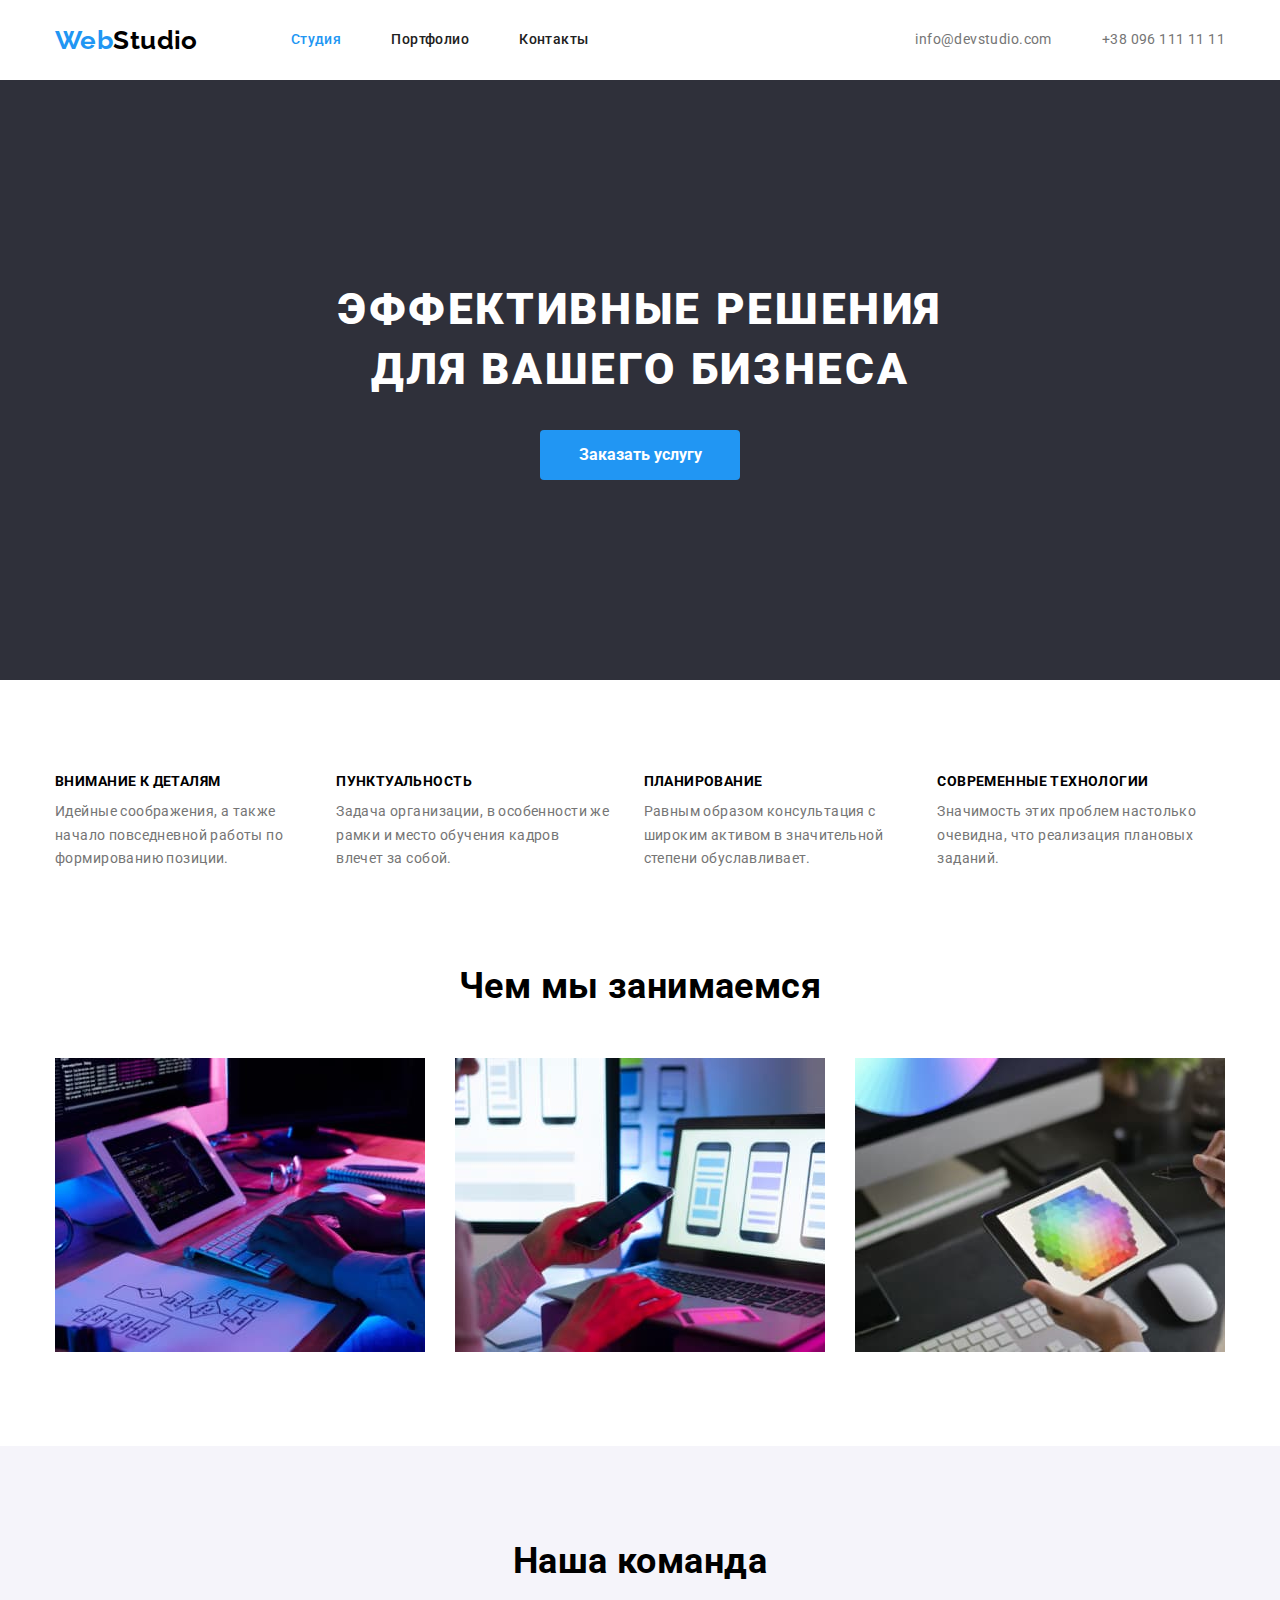
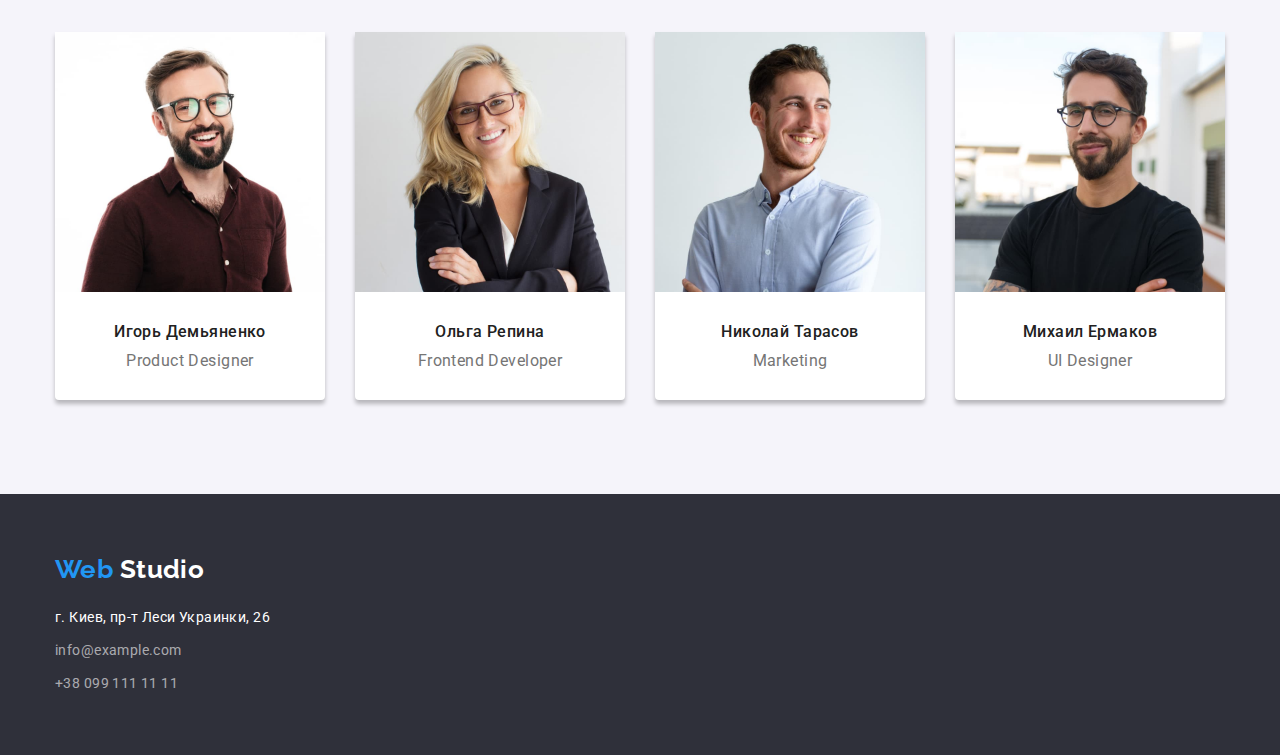
<file: index.html>
<!DOCTYPE html>
<html lang="ru">

<head>
   <meta charset="UTF-8">
   <meta http-equiv="X-UA-Compatible" content="IE=edge">
   <meta name="viewport" content="width=device-width, initial-scale=1.0">
   <title>WebStudio</title>
   <link rel="preconnect" href="https://fonts.gstatic.com" />
   <link href="https://fonts.googleapis.com/css2?family=Raleway:wght@700&display=swap" rel="stylesheet">
   <link rel="preconnect" href="https://fonts.gstatic.com" />
   <link href="https://fonts.googleapis.com/css2?family=Roboto:wght@400;500;700;900&display=swap" rel="stylesheet" />
   <link rel="stylesheet"
      href="https://cdnjs.cloudflare.com/ajax/libs/modern-normalize/1.0.0/modern-normalize.min.css" />
   <link rel="stylesheet" href="./css/styles.css" />
</head>

<body class="page">
   <!-- Шапка страницы -->
   <header class="header">
      <div class="container">
            <nav class="main-nav">
             <a href="./index.html" class="logo">
               <span class="web-logo">Web</span>
               <span class="studio-logo">Studio</span>
             </a>
               <ul class="site-nav ">
                  <li class="item"><a class="link-active" href="./index.html">Cтудия</a></li>
                  <li class="item"><a class="link" href="./potfolio.html">Портфолио</a></li>
                  <li class="item"><a class="link" href="#contact">Контакты</a></li>
               </ul>
            </nav>
            <ul class="auth-nav list">
               <li class="item"><a href="mailto:info.devstudio.com" class="link">info@devstudio.com</a></li>
               <li class="item"><a href="tel:+380961111111" class="link">+38 096 111 11 11</a></li>
            </ul>
         </div>
   </header>
   <!-- Уникальный контент страницы -->
   <main>
      <!--Секция первая-->
      <section class="hero">
         <div class="container">
            <h1 class="hero-title">ЭФФЕКТИВНЫЕ РЕШЕНИЯ <br> ДЛЯ ВАШЕГО БИЗНЕСА</h1>
            <button type="button" class="button">Заказать услугу </button>
         </div>
      </section>

      <!--Секция вторая-->
      <section class="section">
         <div class="container ">
            <h2 class="hidden">Секция вторая</h2>
            <ul class="feature-list">
               <li class="list">
                  <h3 class="title">ВНИМАНИЕ К ДЕТАЛЯМ</h3>
                  <p class="text">Идейные соображения, а также начало повседневной работы по <br> формированию позиции.
                  </p>

               </li>
               <li class="list">
                  <h3 class="title">ПУНКТУАЛЬНОСТЬ</h3>
                  <p class="text">Задача организации, в особенности же рамки и место обучения кадров <br> влечет за
                     собой.</p>
               </li>

               <li class="list">
                  <h3 class="title">ПЛАНИРОВАНИЕ</h3>
                  <p class="text">Равным образом консультация с широким активом в значительной <br>степени
                     обуславливает.</p>
               </li>

               <li class="list">
                  <h3 class="title">СОВРЕМЕННЫЕ ТЕХНОЛОГИИ</h3>
                  <p class="text"> Значимость этих проблем настолько очевидна, что реализация плановых <br> заданий.</p>
               </li>
            </ul>
         </div>
      </section>
      <!-- Секция третяя -->
      <section class="section section-features">
            <div class="container">
         <h2 class="section-title">Чем мы занимаемся</h2>
         <ul class="activity">
            <li class="item">
               <img class="img" src="./images/image1.jpg" alt="Man writes code" width="370" />
            </li>

            <li class="item">
               <img class="img" src="./images/image2.jpg" alt="Design options in the phone" width="370" />
            </li>

            <li class="item">
               <img class="img" src="./images/image3.jpg" alt="Pad" width="370" />
            </li>
         </ul>
         </div>
      </section>
      <!--Секция четвертая-->
      <section class="section section-team">
         <div class="container">
         <h2 class="section-title">Наша команда</h2>
         <ul class="team">
            <li class="card">
               <img class="img" src="./images/teamcard1.jpg" alt="Product Designer" width="270">
               <div class="info">
               <h3 class="persons">Игорь Демьяненко</h3>
               <p class="job">Product Designer</p>
               </div>
             </li>

             <li class="card">
               <img class="img" src="./images/teamcard2.jpg" alt="Frontend Developer" width="270">
               <div class="info">
               <h3 class="persons">Ольга Репина</h3>
               <p class="job">Frontend Developer</p>
               </div>   
             </li>

             <li class="card">
               <img class="img" src="./images/teamcard3.jpg" alt="Marketing" width="270">
             <div class="info">
               <h3 class="persons">Николай Тарасов</h3>
               <p class="job">Marketing</p>
             </div>
             </li>

             <li class="card">
               <img class="img" src="./images/teamcard4.jpg" alt="UI Designer" width="270">
             <div class="info">
               <h3 class="persons">Михаил Ермаков</h3>
               <p class="job">UI Designer</p>
             </div>
               </li>
               </ul>
               </div>
      </section>
   </main>
   <!-- Подвал страницы -->
   <footer class="footer">
      <div class="container">
      <a href="./index.html" class="logo">
      <span class="web-logo">Web</span>
      <span class="studio-logo">Studio</span>
      </a>         
      <address>
            <ul class="adress-list">
               <li>
                  <p class="adr">г. Киев, пр-т Леси Украинки, 26</p>
               </li>
               <li> <a class="em-tel" href="mailto:info@example.com">info@example.com</a></li>
               <li> <a class="em-tel" href="tel:+380991111111">+38 099 111 11 11</a></li>
            </ul>
         </address>
      </div>
   </footer>
</body>

</html>
</file>
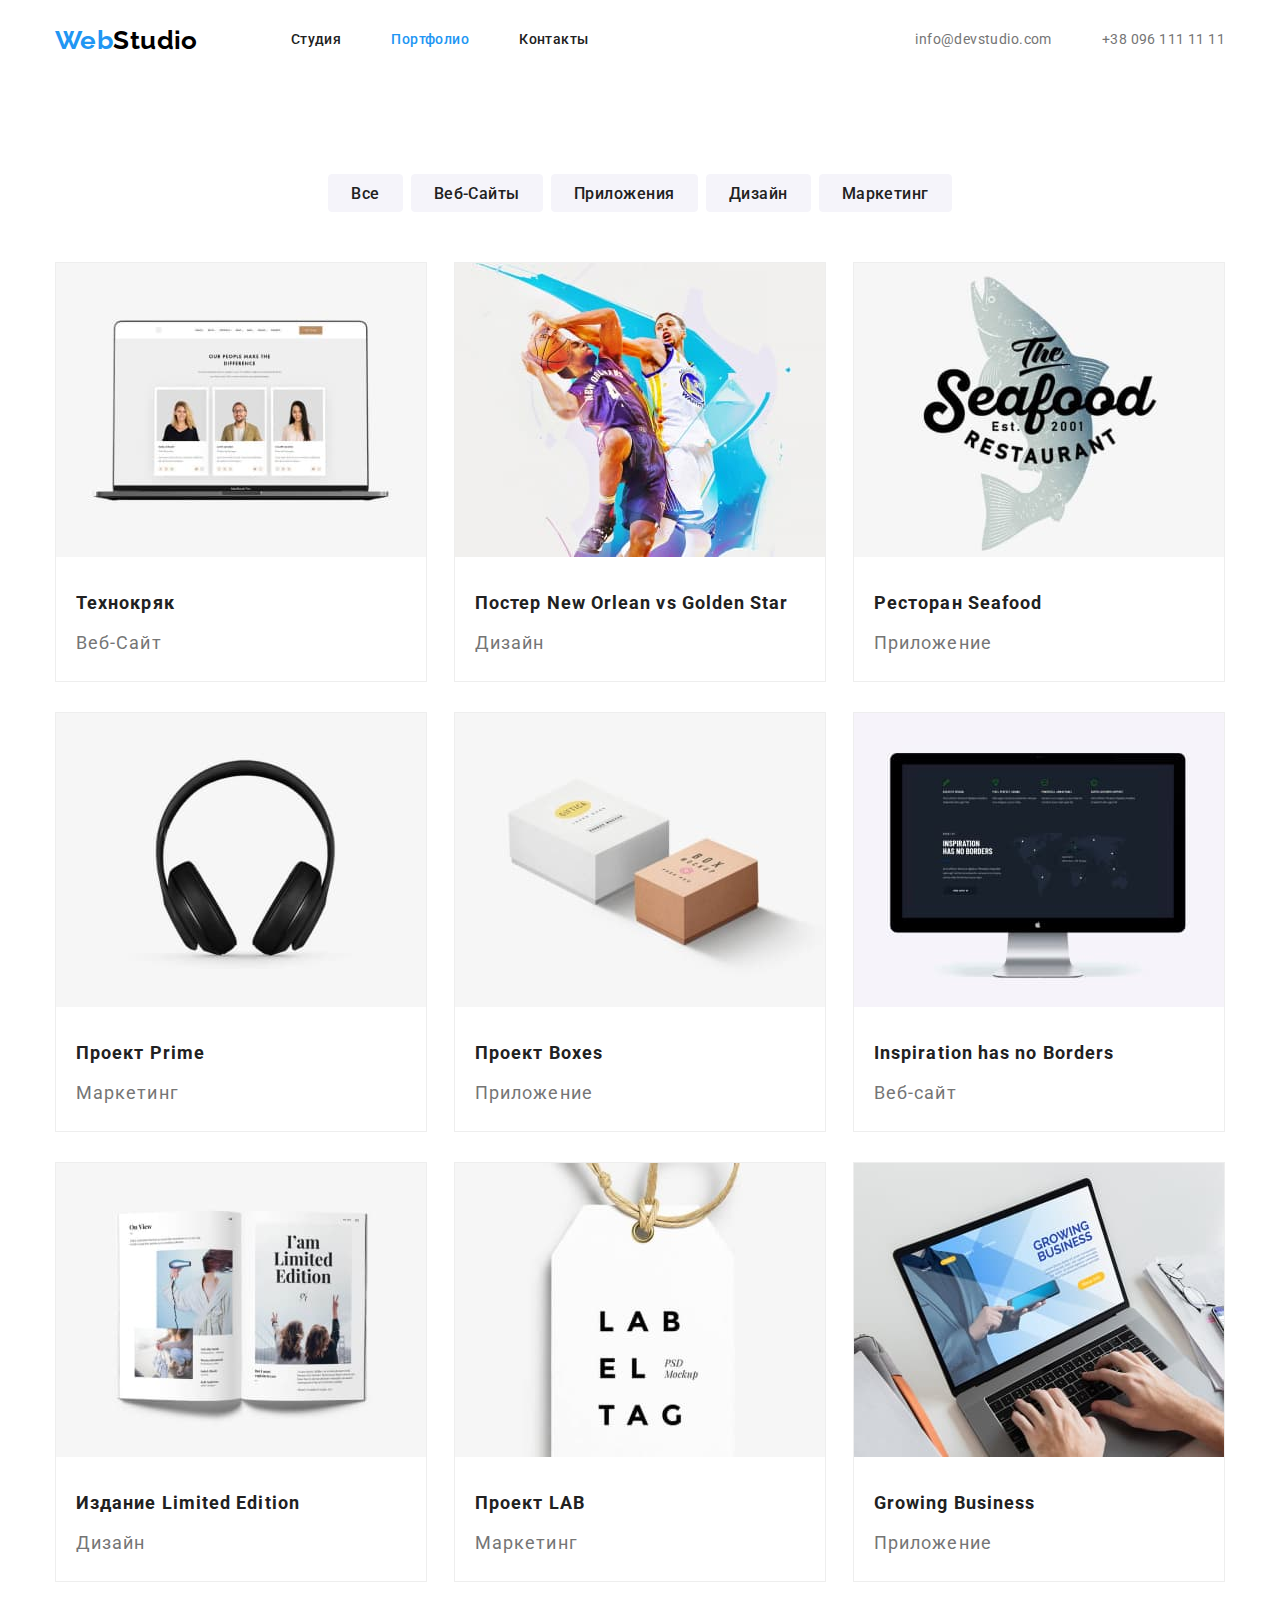
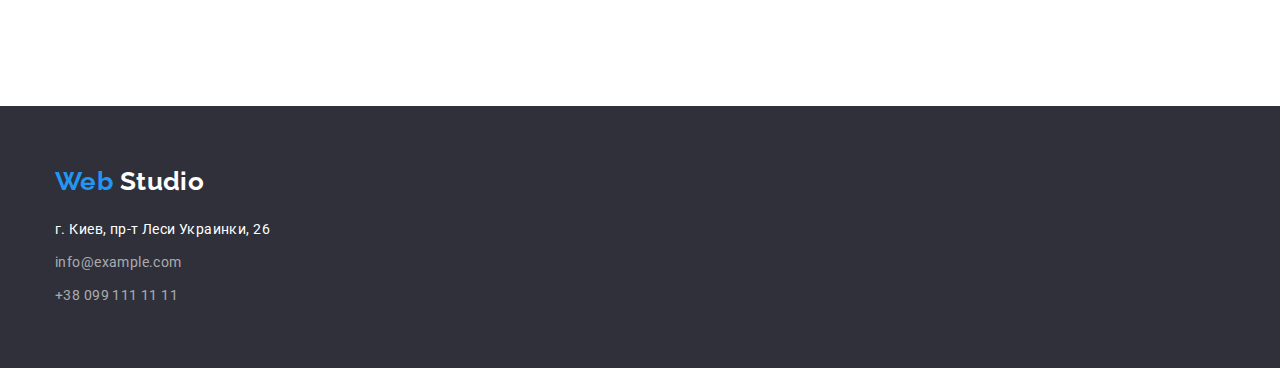
<file: potfolio.html>
<!DOCTYPE html>
<html lang="ru">

<head>
    <meta charset="UTF-8">
    <meta http-equiv="X-UA-Compatible" content="IE=edge">
    <meta name="viewport" content="width=device-width, initial-scale=1.0">
    <title>Портфолио</title>
    <link rel="preconnect" href="https://fonts.gstatic.com" />
    <link href="https://fonts.googleapis.com/css2?family=Raleway:wght@700&display=swap" rel="stylesheet" />
    <link rel="preconnect" href="https://fonts.gstatic.com">
    <link href="https://fonts.googleapis.com/css2?family=Roboto:wght@400;500;700;900&display=swap" rel="stylesheet" />
    <link rel="stylesheet"
        href="https://cdnjs.cloudflare.com/ajax/libs/modern-normalize/1.0.0/modern-normalize.min.css" />
    <link rel="stylesheet" href="./css/styles.css" />
</head>

<body>
    <!-- Шапка страницы -->
    <header class="header">
        <div class="container">
                <nav class="main-nav">
                    <a href="./index.html" class="logo">
                        <span class="web-logo">Web</span>
                        <span class="studio-logo">Studio</span>
                    </a>
                    <ul class="site-nav">
                        <li class="item"><a href="./index.html" class="link" >Cтудия</a></li>
                        <li class="item"><a href="./potfolio.html" class="link-active">Портфолио</a></li>
                        <li class="item"><a href="#contact" class="link" >Контакты</a></li>
                    </ul>
                </nav>
                <ul class="auth-nav list">
                    <li class="item"><a href="mailto:info.devstudio.com" class="link">info@devstudio.com</a></li>
                    <li class="item"><a href="tel:+380961111111" class="link">+38 096 111 11 11</a></li>
                </ul>
            </div>
        </div>
    </header>
    <main>
        <!-- Секция 1-->
            <section class="section">   
            <div class="container">
                <h1 class="hidden">Секция 1</h1>
                <ul class="select">
                    <li class="select-button">
                        <button type="button" class="link filter-button">Все</button>
                    </li>
                    <li class="select-button">
                        <button type="button" class="link filter-button">Веб-Сайты</button>
                    </li>
                    <li class="select-button">
                        <button type="button" class="link filter-button">Приложения</button>
                    </li>
                    <li class="select-button">
                        <button type="button" class="link filter-button">Дизайн</button>
                    </li>
                    <li class="select-button">
                        <button type="button" class="link filter-button">Маркетинг</button>
                    </li>
                </ul>
                <ul class="cards">
                    <li class="item">
                    <a>
                    <img src="./images/img1.jpg" alt="Ноутбук" width="370">
                    <div class="information">
                    <h2 class="filters"> Технокряк</h2>
                    <p class="text">Веб-Сайт</p>
                    </div>
                    </a>
                    </li>
                    <li class="item">
                        <a>
                        <img src="./images/img2.jpg" alt="Постер" width="370">
                         <div class="information">
                        <h2 class="filters"> Постер New Orlean vs Golden Star</h2>
                        <p class="text">Дизайн</p>
                        </div>
                        </a>
                    </li>
                    <li class="item">
                         <a>      
                        <img src="./images/img3.jpg" alt="Логотип ресторана" width="370">
                             <div class="information">
                        <h2 class="filters"> Ресторан Seafood</h2>
                        <p class="text">Приложение</p>
                        </div>
                    </li>
                    <li class="item">
                        <a>
                        <img src="./images/img4.jpg" alt="Наушники" width="370">
                          <div class="information">
                        <h2 class="filters"> Проект Prime</h2>
                        <p class="text">Маркетинг</p>
                        </div>
                        </a>
                    </li>
                    <li class="item">
                        <a>
                        <img src="./images/img5.jpg" alt="Коробки" width="370">
                        <div class="information">
                        <h2 class="filters"> Проект Boxes</h2>
                        <p class="text">Приложение</p>
                        </div>
                        </a>
                    </li>
                    <li class="item">
                         <a>
                        <img src="./images/img6.jpg" alt="ПК" width="370">
                           <div class="information">
                        <h2 class="filters"> Inspiration has no Borders</h2>
                        <p class="text">Веб-сайт</p>
                        </div>
                         </a>
                    </li>
                    <li class="item">
                        <a>
                        <img src="./images/img7.jpg" alt="Книга" width="370">
                          <div class="information">
                        <h2 class="filters"> Издание Limited Edition</h2>
                        <p class="text">Дизайн</p>
                        </div>
                        </a>
                    </li>
                    <li class="item">
                         <a>
                        <img src="./images/img8.jpg" alt="Лэйба" width="370">
                         <div class="information">
                         <h2 class="filters"> Проект LAB</h2>
                        <p class="text">Маркетинг</p>
                        </div>
                         </a>
                    </li>
                    <li class="item">
                        <a>
                        <img src="./images/img9.jpg" alt="Человек работает за компьютером" width="370">
                        <div class="information">
                        <h2 class="filters">Growing Business</h2>
                        <p class="text">Приложение</p>
                        </div>
                     </a>
                    </li>
                </ul>
            </div>
        </div>
        </section>
    </main>
<footer class="footer">
    <div class="container">
        <a href="./index.html" class="logo">
            <span class="web-logo">Web</span>
            <span class="studio-logo">Studio</span>
        </a>
        <address>
            <ul class="adress-list">
                <li>
                    <p class="adr">г. Киев, пр-т Леси Украинки, 26</p>
                </li>
                <li> <a class="em-tel" href="mailto:info@example.com">info@example.com</a></li>
                <li> <a class="em-tel" href="tel:+380991111111">+38 099 111 11 11</a></li>
            </ul>
        </address>
    </div>
</footer>
</body>

</html>
</file>
<file: css/styles.css>
html {
  box-sizing: border-box;
}
*,
*::before,
*::after {
  box-sizing: inherit;
}
/* variables */
:root {
  --primary-text-color: #212121;
  --secondary-text-color: #757575;
  --third-text-color: rgba(255, 255, 255, 0.6);
  --title-text-color: #000000;
  --accent-color: #2196f3;
  --accent-font: Raleway, sans-serif;
  --main-font: Roboto, sans-serif;
  --primary-white-color: #ffffff;
  --primary-bg-color: #ffffff;
  --secondary-bg-color: #2f303a;
  --third-bg-color: #f5f4fa;
  --border-cards-color: #eeeeee;
}
body {
  background-color: var(--primary-bg-color);
  color: var(--primary-text-color);
  font-family: var(--main-font);
  font-size: 14px;
  letter-spacing: 0.03em;
  line-height: 1.71;
}
ul {
  list-style: none;
  padding: 0;
  margin: 0;
}
.container {
  padding-right: 15px;
  padding-left: 15px;
  margin-left: auto;
  margin-right: auto;
  width: 1200px;
}
/* header */
.header {
  height: 80px;
  display: flex;
}
.header .container {
  display: flex;
  align-items: center;
}
/* Логотип */
.logo {
  display: inline-block;
  margin-bottom: 0;
  color: var(--title-text-color);
  font-family: Raleway, sans-serif;
  font-weight: 700;
  font-size: 26px;
  line-height: 1.19;
  text-decoration: none;
}
/* Логотип */
/* Главная навигация */
.main-nav .logo {
  display: flex;
  align-items: center;
}
.main-nav {
  display: flex;
  align-items: center;
}
/* Главная навигация  */
.web-logo {
  color: var(--accent-color);
}
/* site nav */
.site-nav {
  display: flex;
  margin-left: 93px;
}
.site-nav .item + .item {
  margin-left: 50px;
}

.site-nav .link,
.auth-nav .link-active,
.site-nav .link-active {
  display: block;
  align-items: center;
  font-size: 14px;
  line-height: 1.14;
  font-weight: 500;
}
/* navList  */

/* auth nav */

.auth-nav {
  color: var(--secondary-text-color);
  display: flex;
  margin-left: auto;
}

.auth-nav .item + .item {
  margin-left: 50px;
}
.auth-nav:hover,
.auth-nav:focus {
  font-weight: 500;
  font-size: 14px;
  line-height: 1.14;
}
/* auth Nav */

.link {
  color: var(--first-text-color);
  text-decoration: none;
}
.link:hover,
.link:focus,
.link-active {
  color: var(--accent-color);
  text-decoration: none;
}
.second-link {
  color: var(--link-color);
  text-decoration: none;
}
.second-link:hover,
.second-link:focus {
  color: var(--accent-color);
  text-decoration: none;
}
/* auth Nav */
/* Секция Герой */
.hero {
  background-color: var(--secondary-bg-color);
  padding-top: 200px;
  padding-bottom: 200px;
  text-align: center;
}
.hero-title {
  color: var(--primary-white-color);
  font-weight: 900;
  font-size: 44px;
  line-height: 1.36;
  text-transform: uppercase;
  margin-top: 0px;
  letter-spacing: 0.06em;
  margin-bottom: 30px;
}
/* Секция Герой  */

h1,
h2,
h3,
h4,
h5,
h6,
p {
  margin-top: 0;
  margin-bottom: 0;
}

/* заголовки */

/* секции */
.section {
  padding-top: 94px;
  padding-bottom: 94px;
}
.section-team {
  background-color: var(--third-bg-color);
}
.section-title {
  color: var(--title-text-color);
  font-size: 36px;
  line-height: 1.17;
  text-align: center;
  margin-top: 0px;
  margin-bottom: 50px;
}
/* features */
.feature-list {
  display: flex;
}

.feature-list .list + .list {
  margin-left: 30px;
}

.feature-list .title {
  color: var(--title-text-color);
  font-weight: 700;
  font-size: 14px;
  line-height: 1.14;
  text-transform: uppercase;
  margin-bottom: 10px;
}
.feature-list .item {
  color: var(--secondary-text-color);
  font-weight: 400;
  font-size: 14px;
  line-height: 1.71;
  text-align: left;
  width: 270px;
  height: 101px;
  position: absolute;
  margin-top: 10px;
  margin-bottom: 0px;
}
.feature-list > :last-child .text {
  margin-bottom: 0px;
}
.section-features {
  padding-top: 0;
}
/* active */

.activity {
  display: flex;
}
.activity .item + .item {
  margin-left: 30px;
}
.img {
  display: block;
  width: 100%;
  height: auto;
}
.text {
  color: var(--secondary-text-color);
}

/* кнопки */
.button {
  font-family: inherit;
  color: var(--primary-white-color);
  background-color: var(--accent-color);
  font-weight: 700;
  font-size: 16px;
  line-height: 1.88;
  border-radius: 4px;
  width: 200px;
  height: 50px;
  cursor: pointer;
  border: 1px solid transparent;
}
.select {
  display: flex;
  margin-bottom: 50px;
  justify-content: center;
}
.select .link:hover,
.select .link:focus,
.select .link:focus .cards .text {
  color: var(--primary-white-color);
  background-color: var(--accent-color);
  font-weight: 500;
  font-size: 16px;
  line-height: 1.62;
  letter-spacing: 0.03em;
  box-shadow: 0px 3px 1px rgba(0, 0, 0, 0.1), 0px 1px 2px rgba(0, 0, 0, 0.08),
    0px 2px 2px rgba(0, 0, 0, 0.12);
  border-radius: 4px;
}
.select .link {
  display: block;
}
.select-button + .select-button {
  margin-left: 8px;
}
.filter-button {
  color: var(--primary-text-color);
  background-color: var(--third-bg-color);
  font-weight: 500;
  font-size: 16px;
  line-height: 1.63;
  text-align: center;
  letter-spacing: 0.03em;
  padding-left: 22px;
  padding-right: 22px;
  padding-top: 6px;
  padding-bottom: 6px;
  cursor: pointer;
  border: 1px solid var(--third-bg-color);
  border-radius: 4px;
  height: 38px;
}
.link1:hover,
.link1:focus {
  background-color: var(--accent-color);
  color: var(--primary-white-color);
  padding: 6px 22px;
  border-radius: 4px;
  text-align: center;
  border: 1px solid transparent;
  cursor: pointer;
}
/* кнопки */
/* секция с командой  */

.team {
  display: flex;
}
.team .info + .info {
  margin-left: 30px;
}
.team .card + .card {
  margin-left: 30px;
}
.info {
  padding-top: 30px;
  padding-bottom: 30px;
  border-top: 0px;
}
.card {
  box-shadow: 0px 4px 4px rgba(0, 0, 0, 0.25);
  background: var(--primary-bg-color);
  border-radius: 0px 0px 4px 4px;
}
.persons {
  color: var(--primary-text-color);
  font-weight: 500;
  font-size: 16px;
  line-height: 1.19;
  text-align: center;
}
.job {
  color: var(--secondary-text-color);
  font-weight: 400;
  font-size: 16px;
  line-height: 1.19;
  text-align: center;
  margin-top: 10px;
  margin-bottom: 0px;
}
.team > :last-child .job {
  margin-bottom: 0px;
}
/* footer */

.footer {
  padding: 60px 0;
  background-color: var(--secondary-bg-color);
}
.footer .studio-logo {
  color: var(--primary-white-color);
}
.adr {
  color: var(--primary-white-color);
  font-weight: 400;
  font-size: 14px;
  line-height: 1.71;
  font-style: normal;
  margin-bottom: 0px;
}
.em-tel {
  font-style: normal;
  color: var(--third-text-color);
  margin-top: 9px;
}
.em-tel .link:hover,
.em-tel .link:focus {
  color: var(--accent-color);
}
.adress-list {
  margin-top: 20px;
}
.adress-list :hover,
.adress-list :focus {
  color: var(--accent-color);
  font-size: 14px;
  line-height: 1.71;
}
/* footer */

/* портфолио  */
.cards .item {
  background: var(--primary-bg-color);
  border: 1px solid var(--border-cards-color);
  box-sizing: border-box;
  margin-right: 27px;
  margin-bottom: 30px;
}
.cards .item + .item {
  margin-left: ;
}
.cards {
  width: 1200px;
  display: flex;
  flex-wrap: wrap;
  padding-left: 0px;
}
.item .text {
  letter-spacing: 0.06em;
  font-size: 18px;
  line-height: 2;
  margin-top: 4px;
}
.information {
  padding-left: 20px;
  margin-top: 20px;
  margin-bottom: 20px;
}
.item .filters {
  letter-spacing: 0.06em;
  font-weight: bold;
  font-size: 18px;
  line-height: 2;
}

.hidden {
  display: none;
}

a {
  display: block;
  text-decoration: none;
}
</file>
